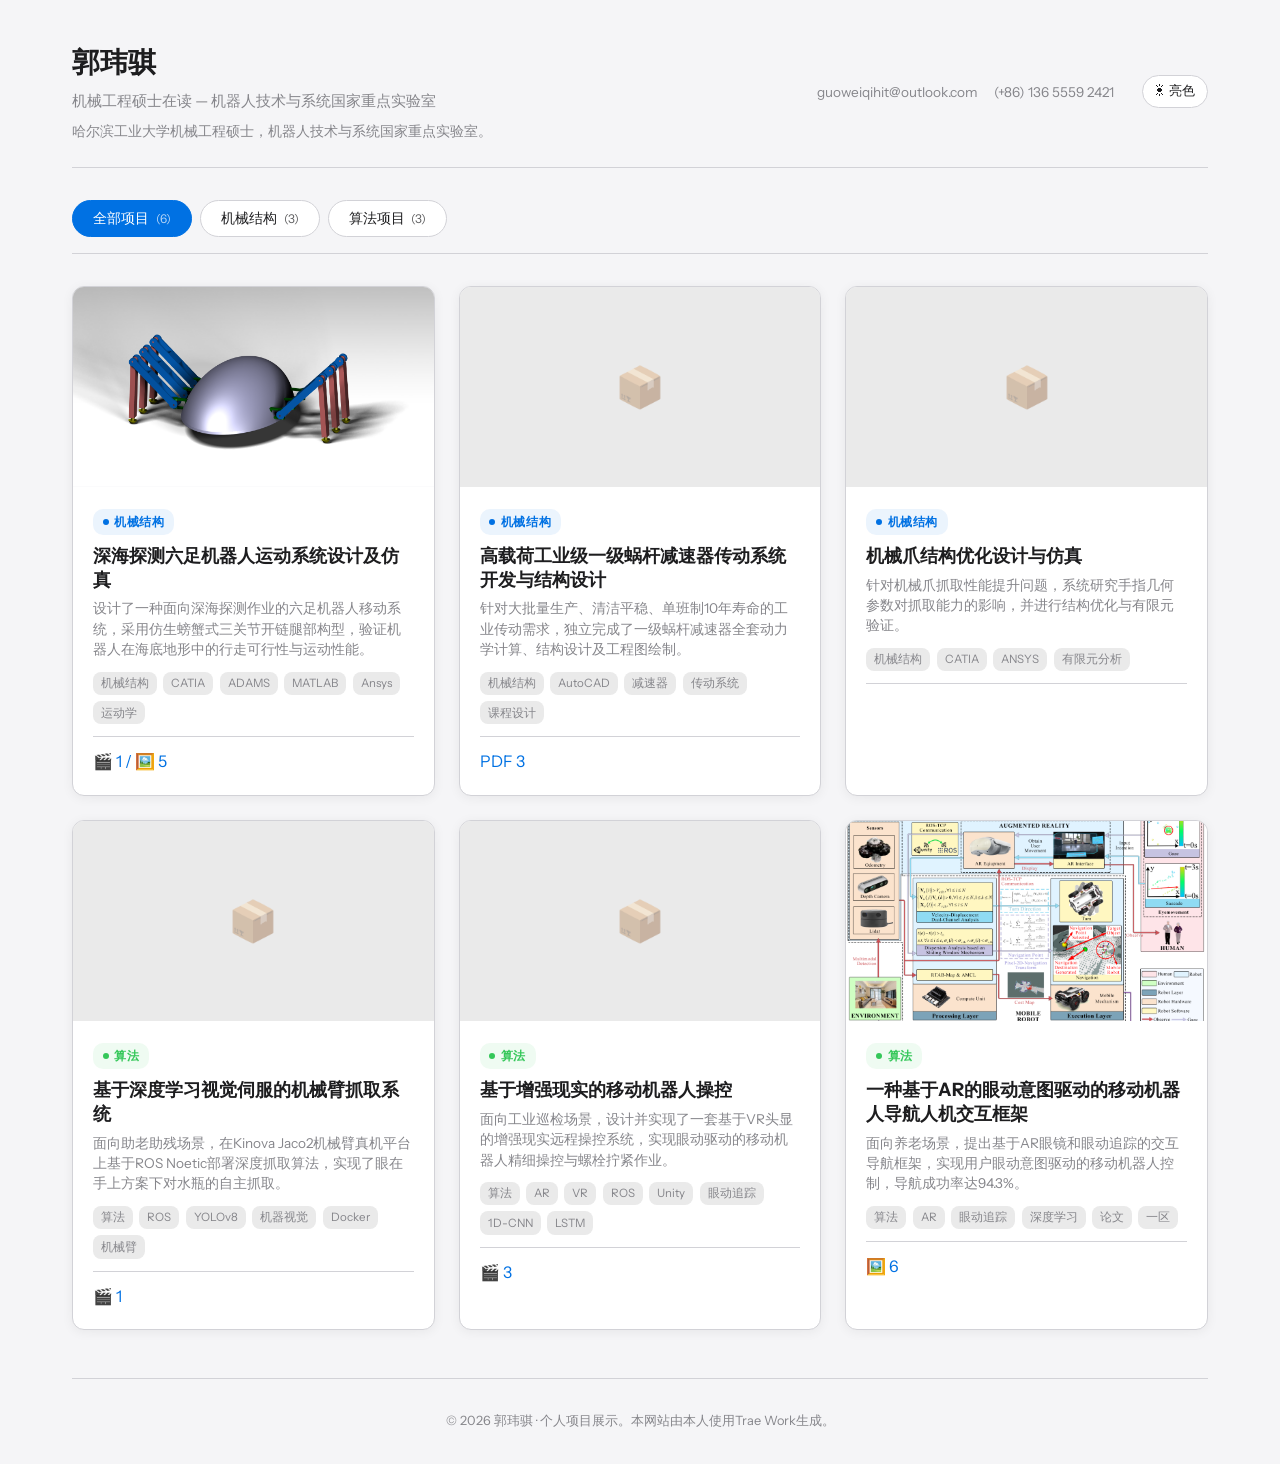
<file: index.html>
<!-- Generated by Trae Work -->
<!DOCTYPE html>
<html lang="zh-CN">
<head>
  <meta charset="UTF-8">
  <meta name="viewport" content="width=device-width, initial-scale=1.0">
  <title>郭玮骐 — 个人项目展示</title>
  <link rel="stylesheet" href="assets/css/style.css">
</head>
<body>

  <div class="container">

    <!-- Header -->
    <header class="site-header">
      <div class="header-inner">
        <div class="profile-info">
          <h1 id="profileName"></h1>
          <p class="subtitle" id="profileTitle"></p>
          <p class="bio" id="profileBio"></p>
        </div>
        <div class="header-actions">
          <div class="contact-links" id="contactLinks"></div>
          <button class="theme-toggle" id="themeToggle" aria-label="切换主题">
            <span class="icon" id="themeIcon"></span>
            <span id="themeLabel"></span>
          </button>
        </div>
      </div>
    </header>

    <!-- Filter Nav -->
    <nav class="filter-nav" id="filterNav">
      <button class="filter-btn active" data-filter="all">
        全部项目<span class="count" id="countAll"></span>
      </button>
      <button class="filter-btn" data-filter="mechanical">
        机械结构<span class="count" id="countMechanical"></span>
      </button>
      <button class="filter-btn" data-filter="algorithm">
        算法项目<span class="count" id="countAlgorithm"></span>
      </button>
    </nav>

    <!-- Project Grid -->
    <div class="project-grid" id="projectGrid"></div>

    <!-- Empty State -->
    <div class="empty-state" id="emptyState" style="display:none;">
      <div class="empty-icon">&#128196;</div>
      <p>该分类下暂无项目</p>
    </div>

    <!-- Footer -->
    <footer class="site-footer">
      <p>&copy; 2026 郭玮骐 &middot; 个人项目展示。本网站由本人使用Trae Work生成。</p>
    </footer>

  </div>

  <!-- Scripts -->
  <script src="assets/js/projects-data.js"></script>
  <script src="assets/js/theme.js"></script>
  <script src="assets/js/main.js"></script>

</body>
</html>
</file>
<file: assets/css/style.css>
/* ========================================
   Portfolio - Personal Project Showcase
   CSS with Dark Mode Support
   ======================================== */

/* --- Font Faces --- */
@font-face {
  font-family: 'InstrumentSans';
  src: url('../fonts/InstrumentSans-Regular.ttf') format('truetype');
  font-weight: 400;
  font-style: normal;
  font-display: swap;
}
@font-face {
  font-family: 'InstrumentSans';
  src: url('../fonts/InstrumentSans-Bold.ttf') format('truetype');
  font-weight: 700;
  font-style: normal;
  font-display: swap;
}
@font-face {
  font-family: 'GeistMono';
  src: url('../fonts/GeistMono-Regular.ttf') format('truetype');
  font-weight: 400;
  font-style: normal;
  font-display: swap;
}

/* --- CSS Variables --- */
:root {
  /* Light mode (default) */
  --bg: #F5F5F7;
  --bg2: #FFFFFF;
  --bg3: #EAEAEA;
  --ink: #1D1D1F;
  --muted: #86868B;
  --rule: #D2D2D7;
  --accent: #0071E3;
  --accent2: #34C759;
  --accent-mechanical: #0071E3;
  --accent-algorithm: #34C759;
  --accent-both: #FF9500;
  --card-shadow: 0 2px 12px rgba(0,0,0,0.06);
  --card-hover-shadow: 0 8px 30px rgba(0,0,0,0.12);
  --overlay-bg: rgba(0,0,0,0.75);
  --tag-bg: rgba(0,113,227,0.08);
  --tag-mechanical-bg: rgba(0,113,227,0.08);
  --tag-algorithm-bg: rgba(52,199,89,0.08);
  --tag-both-bg: rgba(255,149,0,0.08);
}

[data-theme="dark"] {
  --bg: #000000;
  --bg2: #1C1C1E;
  --bg3: #2C2C2E;
  --ink: #F5F5F7;
  --muted: #98989D;
  --rule: #38383A;
  --accent: #0A84FF;
  --accent2: #30D158;
  --accent-mechanical: #0A84FF;
  --accent-algorithm: #30D158;
  --accent-both: #FFB340;
  --card-shadow: 0 2px 12px rgba(0,0,0,0.3);
  --card-hover-shadow: 0 8px 30px rgba(0,0,0,0.5);
  --overlay-bg: rgba(0,0,0,0.85);
  --tag-bg: rgba(10,132,255,0.12);
  --tag-mechanical-bg: rgba(10,132,255,0.12);
  --tag-algorithm-bg: rgba(48,209,88,0.12);
  --tag-both-bg: rgba(255,179,64,0.12);
}

/* --- Reset & Base --- */
*, *::before, *::after {
  box-sizing: border-box;
  margin: 0;
  padding: 0;
}

html {
  font-size: 16px;
  scroll-behavior: smooth;
  -webkit-text-size-adjust: 100%;
}

body {
  font-family: 'InstrumentSans', -apple-system, BlinkMacSystemFont, 'Segoe UI', sans-serif;
  background: var(--bg);
  color: var(--ink);
  line-height: 1.6;
  min-height: 100vh;
  transition: background 0.3s ease, color 0.3s ease;
}

a {
  color: var(--accent);
  text-decoration: none;
  transition: color 0.2s;
}
a:hover {
  color: var(--accent);
  text-decoration: underline;
}

img {
  max-width: 100%;
  height: auto;
  display: block;
}

/* --- Layout --- */
.container {
  max-width: 1200px;
  margin: 0 auto;
  padding: 0 2rem;
}

/* --- Header --- */
.site-header {
  padding: 2.5rem 0 1.5rem;
  border-bottom: 1px solid var(--rule);
  margin-bottom: 2rem;
}
.header-inner {
  display: flex;
  justify-content: space-between;
  align-items: center;
}
.profile-info h1 {
  font-size: 1.75rem;
  font-weight: 700;
  color: var(--ink);
  margin-bottom: 0.25rem;
}
.profile-info .subtitle {
  font-size: 0.95rem;
  color: var(--muted);
  margin-bottom: 0.5rem;
}
.profile-info .bio {
  font-size: 0.85rem;
  color: var(--muted);
  max-width: 600px;
}
.header-actions {
  display: flex;
  gap: 0.75rem;
  align-items: center;
}
.contact-links a {
  color: var(--muted);
  font-size: 0.85rem;
  margin-right: 1rem;
  display: inline-flex;
  align-items: center;
  gap: 0.3rem;
}
.contact-links a:hover {
  color: var(--accent);
}

/* Theme Toggle */
.theme-toggle {
  background: var(--bg2);
  border: 1px solid var(--rule);
  border-radius: 20px;
  padding: 0.4rem 0.75rem;
  cursor: pointer;
  font-size: 0.8rem;
  color: var(--ink);
  display: flex;
  align-items: center;
  gap: 0.35rem;
  transition: all 0.2s;
  white-space: nowrap;
}
.theme-toggle:hover {
  border-color: var(--accent);
}
.theme-toggle .icon {
  font-size: 1rem;
}

/* --- Filter Nav --- */
.filter-nav {
  display: flex;
  gap: 0.5rem;
  margin-bottom: 2rem;
  padding-bottom: 1rem;
  border-bottom: 1px solid var(--rule);
  flex-wrap: wrap;
}
.filter-btn {
  background: var(--bg2);
  border: 1px solid var(--rule);
  border-radius: 20px;
  padding: 0.5rem 1.25rem;
  cursor: pointer;
  font-size: 0.9rem;
  color: var(--ink);
  transition: all 0.25s;
  font-family: inherit;
  white-space: nowrap;
}
.filter-btn:hover {
  border-color: var(--accent);
  background: var(--tag-bg);
}
.filter-btn.active {
  background: var(--accent);
  color: #fff;
  border-color: var(--accent);
}
.filter-btn .count {
  font-size: 0.75rem;
  margin-left: 0.3rem;
  opacity: 0.7;
}

/* Category color indicators */
.filter-btn[data-filter="mechanical"].active {
  background: var(--accent-mechanical);
}
.filter-btn[data-filter="algorithm"].active {
  background: var(--accent-algorithm);
}
.filter-btn[data-filter="both"].active {
  background: var(--accent-both);
}

/* --- Project Grid --- */
.project-grid {
  display: grid;
  grid-template-columns: repeat(auto-fill, minmax(340px, 1fr));
  gap: 1.5rem;
  margin-bottom: 3rem;
  transition: opacity 0.2s ease, transform 0.2s ease;
}

.project-card {
  background: var(--bg2);
  border: 1px solid var(--rule);
  border-radius: 12px;
  overflow: hidden;
  cursor: pointer;
  transition: all 0.3s ease;
  box-shadow: var(--card-shadow);
  opacity: 1;
  transform: translateY(0);
}
.project-card:hover {
  box-shadow: var(--card-hover-shadow);
  transform: translateY(-4px);
}
.project-card.hidden {
  display: none;
}
.project-card.fade-out {
  opacity: 0;
  transform: translateY(10px);
}

/* Card thumbnail */
.card-thumb {
  width: 100%;
  height: 200px;
  background: var(--bg3);
  display: flex;
  align-items: center;
  justify-content: center;
  position: relative;
  overflow: hidden;
}
.card-thumb .thumb-placeholder {
  font-size: 2.5rem;
  color: var(--muted);
  opacity: 0.4;
}
.card-thumb img {
  width: 100%;
  height: 100%;
  object-fit: cover;
}

/* Card body */
.card-body {
  padding: 1.25rem;
}
.card-category {
  display: inline-flex;
  align-items: center;
  gap: 0.35rem;
  font-size: 0.75rem;
  font-weight: 600;
  text-transform: uppercase;
  letter-spacing: 0.05em;
  margin-bottom: 0.6rem;
  padding: 0.2rem 0.6rem;
  border-radius: 10px;
}
.card-category.mechanical {
  color: var(--accent-mechanical);
  background: var(--tag-mechanical-bg);
}
.card-category.algorithm {
  color: var(--accent-algorithm);
  background: var(--tag-algorithm-bg);
}
.card-category.both {
  color: var(--accent-both);
  background: var(--tag-both-bg);
}
.card-category .dot {
  width: 6px;
  height: 6px;
  border-radius: 50%;
  background: currentColor;
}
.card-category.both .dot-group {
  display: flex;
  gap: 3px;
}
.card-category.both .dot-group .dot-m {
  width: 6px;
  height: 6px;
  border-radius: 50%;
  background: var(--accent-mechanical);
}
.card-category.both .dot-group .dot-a {
  width: 6px;
  height: 6px;
  border-radius: 50%;
  background: var(--accent-algorithm);
}

.card-title {
  font-size: 1.15rem;
  font-weight: 700;
  color: var(--ink);
  margin-bottom: 0.4rem;
  line-height: 1.3;
}
.card-summary {
  font-size: 0.85rem;
  color: var(--muted);
  line-height: 1.5;
  margin-bottom: 0.75rem;
  display: -webkit-box;
  -webkit-line-clamp: 3;
  -webkit-box-orient: vertical;
  overflow: hidden;
}
.card-tags {
  display: flex;
  flex-wrap: wrap;
  gap: 0.4rem;
}
.card-tags .tag {
  font-size: 0.72rem;
  color: var(--muted);
  background: var(--bg3);
  padding: 0.15rem 0.5rem;
  border-radius: 8px;
}

/* Card asset indicators */
.card-assets {
  display: flex;
  gap: 0.75rem;
  margin-top: 0.75rem;
  padding-top: 0.75rem;
  border-top: 1px solid var(--rule);
}
.asset-badge {
  font-size: 0.72rem;
  color: var(--muted);
  display: flex;
  align-items: center;
  gap: 0.25rem;
}
.asset-badge .asset-icon {
  font-size: 0.85rem;
}

/* --- Empty State --- */
.empty-state {
  text-align: center;
  padding: 4rem 2rem;
  color: var(--muted);
}
.empty-state .empty-icon {
  font-size: 3rem;
  opacity: 0.3;
  margin-bottom: 1rem;
}
.empty-state p {
  font-size: 1rem;
}

/* ========================================
   Project Detail Page
   ======================================== */

/* Back navigation */
.back-nav {
  padding: 1.5rem 0;
}
.back-nav a {
  font-size: 0.9rem;
  color: var(--muted);
  display: inline-flex;
  align-items: center;
  gap: 0.3rem;
}
.back-nav a:hover {
  color: var(--accent);
}

/* Project Header */
.project-header {
  margin-bottom: 2.5rem;
}
.project-header .category-line {
  display: flex;
  align-items: center;
  gap: 0.5rem;
  margin-bottom: 0.75rem;
}
.project-header .card-category {
  font-size: 0.8rem;
  padding: 0.25rem 0.75rem;
}
.project-header h1 {
  font-size: 2rem;
  font-weight: 700;
  color: var(--ink);
  margin-bottom: 1rem;
  line-height: 1.3;
}
.project-header .description {
  font-size: 0.95rem;
  color: var(--muted);
  line-height: 1.8;
  max-width: 800px;
}

/* Asset Sections */
.asset-section {
  margin-bottom: 2.5rem;
}
.section-title {
  font-size: 1.1rem;
  font-weight: 700;
  color: var(--ink);
  margin-bottom: 1rem;
  padding-bottom: 0.5rem;
  border-bottom: 2px solid var(--rule);
  display: flex;
  align-items: center;
  gap: 0.5rem;
}
.section-title .section-icon {
  font-size: 1.2rem;
}

/* --- PDF Viewer (iframe) --- */
.pdf-iframe {
  width: 100%;
  height: 85vh;
  min-height: 700px;
  border: none;
  display: block;
  background: #fff;
}
.pdf-iframe.fullscreen {
  position: fixed;
  top: 0; left: 0;
  width: 100vw;
  height: 100vh;
  z-index: 9999;
  border-radius: 0;
}
.pdf-viewer-wrapper {
  border: 1px solid var(--rule);
  border-radius: 12px;
  overflow: hidden;
  background: var(--bg2);
}
.pdf-viewer-wrapper .pdf-toolbar {
  display: flex;
  align-items: center;
  justify-content: flex-end;
  gap: 0.5rem;
  padding: 0.5rem 1rem;
  background: var(--bg3);
  border-bottom: 1px solid var(--rule);
}
.pdf-btn {
  background: var(--bg2);
  border: 1px solid var(--rule);
  border-radius: 6px;
  padding: 0.4rem 0.8rem;
  cursor: pointer;
  font-size: 0.82rem;
  color: var(--ink);
  font-family: inherit;
  display: inline-flex;
  align-items: center;
  gap: 0.3rem;
  transition: all 0.15s;
}
.pdf-btn:hover {
  border-color: var(--accent);
  color: var(--accent);
}
.pdf-btn:active {
  background: var(--accent);
  color: #fff;
}

/* PDF file tabs */
.pdf-tabs {
  display: flex;
  gap: 0;
  border-bottom: 2px solid var(--rule);
  margin-bottom: 0;
}
.pdf-tab {
  padding: 0.6rem 1rem;
  font-size: 0.85rem;
  color: var(--muted);
  cursor: pointer;
  border-bottom: 2px solid transparent;
  margin-bottom: -2px;
  transition: all 0.2s;
  background: none;
  border-top: none;
  border-left: none;
  border-right: none;
  font-family: inherit;
}
.pdf-tab:hover {
  color: var(--ink);
}
.pdf-tab.active {
  color: var(--accent);
  border-bottom-color: var(--accent);
}

/* --- Video Player --- */
.video-wrapper {
  max-width: 900px;
  border-radius: 12px;
  overflow: hidden;
  border: 1px solid var(--rule);
  background: #000;
}
.video-wrapper video {
  width: 100%;
  display: block;
}

/* --- Image Gallery --- */
.gallery-grid {
  display: grid;
  grid-template-columns: repeat(auto-fill, minmax(240px, 1fr));
  gap: 1rem;
}
.gallery-item {
  border-radius: 8px;
  overflow: hidden;
  cursor: pointer;
  border: 1px solid var(--rule);
  transition: all 0.25s;
  background: var(--bg3);
}
.gallery-item:hover {
  box-shadow: var(--card-hover-shadow);
  transform: translateY(-2px);
}
.gallery-item img {
  width: 100%;
  height: 200px;
  object-fit: cover;
  display: block;
}
.gallery-item .gallery-label {
  padding: 0.6rem 0.75rem;
  font-size: 0.8rem;
  color: var(--muted);
}

/* --- Lightbox --- */
.lightbox-overlay {
  position: fixed;
  top: 0;
  left: 0;
  width: 100%;
  height: 100%;
  background: var(--overlay-bg);
  z-index: 1000;
  display: flex;
  align-items: center;
  justify-content: center;
  opacity: 0;
  visibility: hidden;
  transition: opacity 0.3s, visibility 0.3s;
}
.lightbox-overlay.active {
  opacity: 1;
  visibility: visible;
}
.lightbox-inner {
  position: relative;
  max-width: 95vw;
  max-height: 95vh;
  display: flex;
  align-items: center;
  justify-content: center;
}
.lightbox-img {
  max-width: 100%;
  max-height: 90vh;
  object-fit: contain;
  border-radius: 4px;
  box-shadow: 0 4px 40px rgba(0,0,0,0.5);
  user-select: none;
}
.lightbox-close {
  position: absolute;
  top: 1rem;
  right: 1rem;
  background: rgba(0,0,0,0.5);
  border: none;
  color: #fff;
  width: 40px;
  height: 40px;
  border-radius: 50%;
  cursor: pointer;
  font-size: 1.2rem;
  display: flex;
  align-items: center;
  justify-content: center;
  z-index: 10;
  transition: background 0.2s;
}
.lightbox-close:hover {
  background: rgba(0,0,0,0.8);
}
.lightbox-nav {
  position: absolute;
  top: 50%;
  transform: translateY(-50%);
  background: rgba(0,0,0,0.5);
  border: none;
  color: #fff;
  width: 44px;
  height: 44px;
  border-radius: 50%;
  cursor: pointer;
  font-size: 1.2rem;
  display: flex;
  align-items: center;
  justify-content: center;
  z-index: 10;
  transition: background 0.2s;
}
.lightbox-nav:hover {
  background: rgba(0,0,0,0.8);
}
.lightbox-prev { left: 1rem; }
.lightbox-next { right: 1rem; }
.lightbox-caption {
  position: absolute;
  bottom: 1rem;
  left: 50%;
  transform: translateX(-50%);
  background: rgba(0,0,0,0.6);
  color: #fff;
  padding: 0.4rem 1rem;
  border-radius: 20px;
  font-size: 0.8rem;
  white-space: nowrap;
}

/* --- Related Projects --- */
.related-section {
  margin-top: 3rem;
  padding-top: 2rem;
  border-top: 1px solid var(--rule);
}
.related-section h2 {
  font-size: 1.1rem;
  font-weight: 700;
  color: var(--ink);
  margin-bottom: 1rem;
}
.related-grid {
  display: grid;
  grid-template-columns: repeat(auto-fill, minmax(260px, 1fr));
  gap: 1rem;
}
.related-card {
  background: var(--bg2);
  border: 1px solid var(--rule);
  border-radius: 10px;
  padding: 1rem;
  cursor: pointer;
  transition: all 0.25s;
  text-decoration: none;
  color: var(--ink);
  display: block;
}
.related-card:hover {
  box-shadow: var(--card-hover-shadow);
  transform: translateY(-2px);
}
.related-card-thumb {
  width: 100%;
  height: 140px;
  background: var(--bg3);
  border-radius: 6px;
  overflow: hidden;
  margin-bottom: 0.75rem;
  display: flex;
  align-items: center;
  justify-content: center;
}
.related-card-thumb img {
  width: 100%;
  height: 100%;
  object-fit: cover;
}
.related-card-info .card-category {
  font-size: 0.7rem;
}
.related-card .related-card-title {
  font-size: 0.95rem;
  font-weight: 600;
  color: var(--ink);
  margin-bottom: 0.25rem;
}
.related-card .related-card-summary {
  font-size: 0.8rem;
  color: var(--muted);
  display: -webkit-box;
  -webkit-line-clamp: 2;
  -webkit-box-orient: vertical;
  overflow: hidden;
}

/* Project not found */
.error-message {
  text-align: center;
  padding: 4rem 2rem;
}
.error-message h1 {
  font-size: 1.5rem;
  margin-bottom: 0.5rem;
}
.error-message p {
  color: var(--muted);
  margin-bottom: 1rem;
}
.error-message .back-link {
  color: var(--accent);
}

/* --- Footer --- */
.site-footer {
  padding: 2rem 0;
  border-top: 1px solid var(--rule);
  text-align: center;
  font-size: 0.8rem;
  color: var(--muted);
  margin-top: 2rem;
}

/* ========================================
   Responsive
   ======================================== */
@media (max-width: 768px) {
  .container {
    padding: 0 1rem;
  }
  .header-inner {
    flex-direction: column;
    align-items: flex-start;
    gap: 1rem;
  }
  .profile-info h1 {
    font-size: 1.4rem;
  }
  .header-actions {
    width: 100%;
    justify-content: space-between;
  }
  .contact-links {
    display: flex;
    flex-wrap: wrap;
    gap: 0.5rem;
  }
  .contact-links a {
    margin-right: 0;
    font-size: 0.78rem;
  }
  .project-grid {
    grid-template-columns: 1fr;
  }
  .project-header h1 {
    font-size: 1.5rem;
  }
  .gallery-grid {
    grid-template-columns: repeat(auto-fill, minmax(160px, 1fr));
  }
  .pdf-toolbar {
    gap: 0.3rem;
    padding: 0.5rem 0.6rem;
  }
  .pdf-btn {
    padding: 0.25rem 0.45rem;
    font-size: 0.75rem;
  }
  .related-grid {
    grid-template-columns: 1fr;
  }
}

@media (max-width: 480px) {
  .filter-nav {
    gap: 0.35rem;
  }
  .filter-btn {
    padding: 0.4rem 0.9rem;
    font-size: 0.82rem;
  }
  .gallery-grid {
    grid-template-columns: 1fr 1fr;
  }
  .gallery-item img {
    height: 120px;
  }
}

/* --- Scrollbar (Webkit) --- */
::-webkit-scrollbar {
  width: 8px;
  height: 8px;
}
::-webkit-scrollbar-track {
  background: var(--bg);
}
::-webkit-scrollbar-thumb {
  background: var(--rule);
  border-radius: 4px;
}
::-webkit-scrollbar-thumb:hover {
  background: var(--muted);
}

/* --- Selection --- */
::selection {
  background: var(--accent);
  color: #fff;
}
</file>
